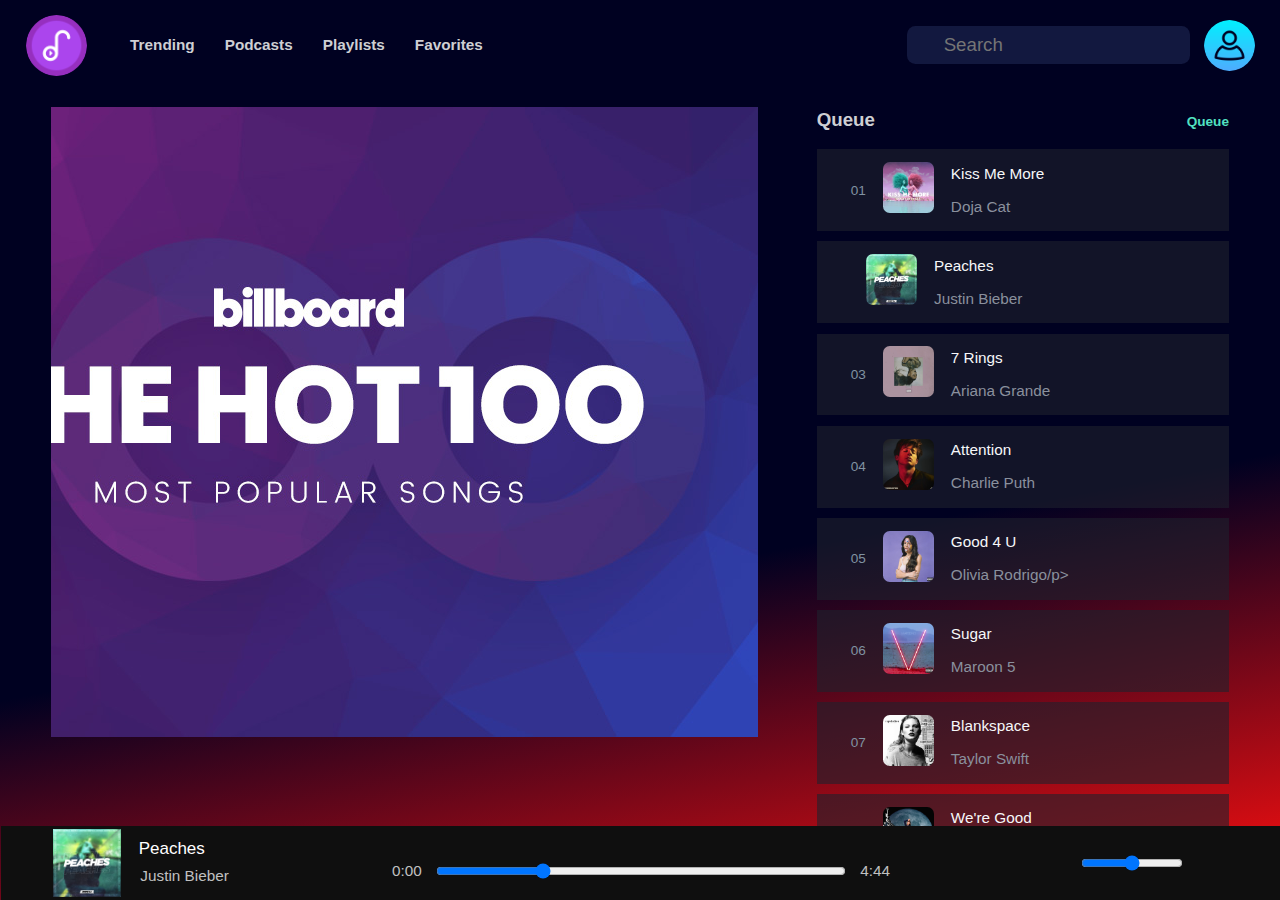
<file: Music-Player-App/index2.html>
<!DOCTYPE html>
<html>

<head>
    <title>Ninja Studio - Music Player</title>
    <meta content="" name="Ninja Studio's Music Player is a modern, classic and easy to use Web Music Player with interactive UI" />
  
    <meta
      property="og:image"
      content="/logo.png"
    />
    <meta charset="UTF-8">
    <meta name="viewport" content="Width=device-width, initial-scale=1.0">

    <!-- linking the css file -->
    <link rel="stylesheet" href="assets/css/style.css">

    <!-- use the below to use font-awesome icons -->
    <link rel="stylesheet" href="https://use.fontawesome.com/releases/v5.15.3/css/all.css" integrity="sha384-SZXxX4whJ79/gErwcOYf+zWLeJdY/qpuqC4cAa9rOGUstPomtqpuNWT9wdPEn2fk" crossorigin="anonymous">
    <link href="https://cdn.jsdelivr.net/npm/bootstrap@5.3.0/dist/css/bootstrap.min.css" rel="stylesheet" integrity="sha384-9ndCyUaIbzAi2FUVXJi0CjmCapSmO7SnpJef0486qhLnuZ2cdeRhO02iuK6FUUVM" crossorigin="anonymous">
</head>

<body>
    <div class="main-container">
        <header class="header ">
            <div class="logo">
                <img src="logo.png" />
                <p class="fav nav-item-hover">Trending</p>
                <p class="fav nav-item-hover">Podcasts</p>
                <p class="fav nav-item-hover">Playlists</p>
                <p class="fav nav-item-hover">Favorites</p>
            </div>
            <div class="searchbox-container">
                <div class="search-box">
                    <i class="fas fa-search"></i>
                    <input type="search" placeholder="Search" />
                    <i class="fas fa-microphone"></i>
                </div>
              
                <img class="profile-photo" src="assets/images/user.png" />
            </div>
        </header>

        <div class="for-responsiveness">
            <main>
                <!-- Carousal -->
                <div id="carouselExample" class="carousel slide" data-bs-ride="carousel">
                    <div class="carousel-inner">
                      <div class="carousel-item active" data-bs-interval="3000">
                        <img src="assets/carousel/img1.jpg" class="d-block w-100" alt="...">
                      </div>
                      <div class="carousel-item" data-bs-interval="3000">
                        <img src="assets/carousel/img2.jpg" class="d-block w-100" alt="...">
                      </div>
                      <div class="carousel-item" data-bs-interval="3000">
                        <img src="assets/carousel/img3.jpg" class="d-block w-100" alt="...">
                      </div>
                      <div class="carousel-item" data-bs-interval="3000">
                        <img src="assets/carousel/img4.webp" class="d-block w-100" alt="...">
                      </div>
                    </div>
                    <button class="carousel-control-prev" type="button" data-bs-target="#carouselExample" data-bs-slide="prev">
                      <span class="carousel-control-prev-icon" aria-hidden="true"></span>
                      <span class="visually-hidden">Previous</span>
                    </button>
                    <button class="carousel-control-next" type="button" data-bs-target="#carouselExample" data-bs-slide="next">
                      <span class="carousel-control-next-icon" aria-hidden="true"></span>
                      <span class="visually-hidden">Next</span>
                    </button>
                  </div>
 

                <div id="queue-1" class="queue-container">
                    <div class="queue-header">
                        <p>Queue</p>
                        <div class="queue-btn-container">

                            <!-- here label is acting as a button for dropdown effect -->
                            <label for="mycheckbox">Queue <span><i class="fas fa-angle-down"></i></span></label>
                            <input type="checkbox" id="mycheckbox">
                            <div class="queue-btn-dropdown">
                                <a href="">Playlists</a>
                                <hr>
                                <a href="">Favourite Songs</a>
                            </div>
                        </div>
                    </div>

                    <div class="queue-elements-container">
                        <div class="queue-element">
                            <div class="song-image-container">
                                <p class="queue-number">01</p>
                                <div class="image-container">
                                    <img class="queue-song-img" src="assets/queue/kissmemore.jpg" />
                                    <i class="fas play-btn fa-play"></i>
                                </div>
                                <div class="song-and-artist-container">
                                    <p class="queue-song-name">Kiss Me More</p>
                                    <p class="queue-artist-name">Doja Cat</p>
                                </div>
                            </div>

                            <span class="nav-link">
                                <button><i class="far wishlist-icon fa-heart"></i></button>
                            </span>
                        </div>
                        <div class="queue-element">
                            <div class="song-image-container">
                                <i class="fas currently-on-song fa-stream"></i>
                                
                                <!-- <img src="assets/css/Free_Download_Cool_Audio_Reacting_Spectrum_After_Effects_CC.mp4"> -->
                                <div class="image-container">

                                    <img class="queue-song-img" src="assets/queue/peaches.jpg" />
                                
                                    <i class="fas play-btn fa-play"></i>
                                </div>
                                <div class="song-and-artist-container">
                                    <p class="queue-song-name">Peaches</p>
                                    <p class="queue-artist-name">Justin Bieber</p>
                                </div>
                            </div>

                            <span class="nav-link">
                                <button><i class="far wishlist-icon fa-heart"></i></button>
                            </span>
                        </div>
                        <div class="queue-element">
                            <div class="song-image-container">
                                <p class="queue-number">03</p>
                                <div class="image-container">
                                    <img class="queue-song-img" src="assets/queue/7rings.jpg" />
                                    <i class="fas play-btn fa-play"></i>
                                </div>
                                <div class="song-and-artist-container">
                                    <p class="queue-song-name">7 Rings</p>
                                    <p class="queue-artist-name">Ariana Grande</p>
                                </div>
                            </div>

                            <span class="nav-link">
                                <button><i class="far wishlist-icon fa-heart"></i></button>
                            </span>
                        </div>
                        <div class="queue-element">
                            <div class="song-image-container">
                                <p class="queue-number">04</p>
                                <div class="image-container">
                                    <img class="queue-song-img" src="assets/queue/attention.jpg" />
                                    <i class="fas play-btn fa-play"></i>
                                </div>
                                <div class="song-and-artist-container">
                                    <p class="queue-song-name">Attention</p>
                                    <p class="queue-artist-name">Charlie Puth</p>
                                </div>
                            </div>

                            <span class="nav-link">
                                <button><i class="far wishlist-icon fa-heart"></i></button>
                            </span>
                        </div>
                        <div class="queue-element">
                            <div class="song-image-container">
                                <p class="queue-number">05</p>
                                <div class="image-container">
                                    <img class="queue-song-img" src="assets/queue/good4u.jpg" />
                                    <i class="fas play-btn fa-play"></i>
                                </div>
                                <div class="song-and-artist-container">
                                    <p class="queue-song-name">Good 4 U</p>
                                    <p class="queue-artist-name">Olivia Rodrigo/p>
                                </div>
                            </div>

                            <span class="nav-link">
                                <button><i class="far wishlist-icon fa-heart"></i></button>
                            </span>
                        </div>
                        <div class="queue-element">
                            <div class="song-image-container">
                                <p class="queue-number">06</p>
                                <div class="image-container">
                                    <img class="queue-song-img" src="assets/queue/sugar.jpg" />
                                    <i class="fas play-btn fa-play"></i>
                                </div>
                                <div class="song-and-artist-container">
                                    <p class="queue-song-name">Sugar</p>
                                    <p class="queue-artist-name">Maroon 5</p>
                                </div>
                            </div>

                            <span class="nav-link">
                                <button><i class="far wishlist-icon fa-heart"></i></button>
                            </span>
                        </div>
                        <div class="queue-element">
                            <div class="song-image-container">
                                <p class="queue-number">07</p>
                                <div class="image-container">
                                    <img class="queue-song-img" src="assets/queue/taylorswift.jpg" />
                                    <i class="fas play-btn fa-play"></i>
                                </div>
                                <div class="song-and-artist-container">
                                    <p class="queue-song-name">Blankspace</p>
                                    <p class="queue-artist-name">Taylor Swift</p>
                                </div>
                            </div>

                            <span class="nav-link">
                                <button><i class="far wishlist-icon fa-heart"></i></button>
                            </span>
                        </div>
                        <div class="queue-element">
                            <div class="song-image-container">
                                <p class="queue-number">08</p>
                                <div class="image-container">
                                    <img class="queue-song-img" src="assets/queue/we'regood.jpg" />
                                    <i class="fas play-btn fa-play"></i>
                                </div>
                                <div class="song-and-artist-container">
                                    <p class="queue-song-name">We're Good</p>
                                    <p class="queue-artist-name">Dua Lipa</p>
                                </div>
                            </div>

                            <span class="nav-link">
                                <button><i class="far wishlist-icon fa-heart"></i></button>
                            </span>
                        </div>
                        <div class="queue-element">
                            <div class="song-image-container">
                                <p class="queue-number">09</p>
                                <div class="image-container">
                                    <img class="queue-song-img" src="assets/queue/shapeofyou.jpg" />
                                    <i class="fas play-btn fa-play"></i>
                                </div>
                                <div class="song-and-artist-container">
                                    <p class="queue-song-name">Shape Of You</p>
                                    <p class="queue-artist-name">Ed Sheeran</p>
                                </div>
                            </div>

                            <span class="nav-link">
                                <button><i class="far wishlist-icon fa-heart"></i></button>
                            </span>
                        </div>
                        <div class="queue-element">
                            <div class="song-image-container">
                                <p class="queue-number">10</p>
                                <div class="image-container">
                                    <img class="queue-song-img" src="assets/queue/cheapthrills.jpg" />
                                    <i class="fas play-btn fa-play"></i>
                                </div>
                                <div class="song-and-artist-container">
                                    <p class="queue-song-name">Cheap Thrills</p>
                                    <p class="queue-artist-name">Sia</p>
                                </div>
                            </div>

                            <span class="nav-link">
                                <button><i class="far wishlist-icon fa-heart"></i></button>
                            </span>
                        </div>
                        <div class="queue-element">
                            <div class="song-image-container">
                                <p class="queue-number">11</p>
                                <div class="image-container">
                                    <img class="queue-song-img" src="assets/queue/roar.jpg" />
                                    <i class="fas play-btn fa-play"></i>
                                </div>
                                <div class="song-and-artist-container">
                                    <p class="queue-song-name">Roar</p>
                                    <p class="queue-artist-name">Katy Perry</p>
                                </div>
                            </div>

                            <span class="nav-link">
                                <button><i class="far wishlist-icon fa-heart"></i></button>
                            </span>
                        </div>
                        <div class="queue-element">
                            <div class="song-image-container">
                                <p class="queue-number">12</p>
                                <div class="image-container">
                                    <img class="queue-song-img" src="assets/queue/starboy.jpg" />
                                    <i class="fas play-btn fa-play"></i>
                                </div>
                                <div class="song-and-artist-container">
                                    <p class="queue-song-name">Starboy</p>
                                    <p class="queue-artist-name">The Weeknd</p>
                                </div>
                            </div>

                            <span class="nav-link">
                                <button><i class="far wishlist-icon fa-heart"></i></button>
                            </span>
                        </div>
                    </div>
                </div>

                <div class="latest-release-container">
                    <div class="latest-release-header">
                        <p>Latest Release</p>
                    </div>
                    <div class="latest-release-cards-container">
                        <div class="latest-release-card">
                            <div class="song-name-and-img-container">
                                <iframe style="border-radius:12px" src="https://open.spotify.com/embed/track/7Myx7fMLEdkBrkMGK0zhZp?utm_source=generator" width="100%" height="152" frameBorder="0" allowfullscreen="" allow="autoplay; clipboard-write; encrypted-media; fullscreen; picture-in-picture" loading="lazy"></iframe>
                            </div>

                        </div>
                        <div class="latest-release-card">
                            <div class="song-name-and-img-container">
                                <iframe style="border-radius:12px" src="https://open.spotify.com/embed/track/1Y5treJOPB7WnAMZnsA5u8?utm_source=generator" width="100%" height="152" frameBorder="0" allowfullscreen="" allow="autoplay; clipboard-write; encrypted-media; fullscreen; picture-in-picture" loading="lazy"></iframe>
                            </div>

                        </div>
                        <div class="latest-release-card">
                            <div class="song-name-and-img-container">
                                <iframe style="border-radius:12px" src="https://open.spotify.com/embed/track/1ZiReD9pPTttQWwSoYqdyH?utm_source=generator" width="100%" height="152" frameBorder="0" allowfullscreen="" allow="autoplay; clipboard-write; encrypted-media; fullscreen; picture-in-picture" loading="lazy"></iframe>
                            </div>

                        </div>
                        <div class="latest-release-card">
                            <div class="song-name-and-img-container">
                                <iframe style="border-radius:12px" src="https://open.spotify.com/embed/track/3F2BSn4ayglzMwquBRHZq6?utm_source=generator" width="100%" height="152" frameBorder="0" allowfullscreen="" allow="autoplay; clipboard-write; encrypted-media; fullscreen; picture-in-picture" loading="lazy"></iframe>
                            </div>

                        </div>
                </div>

                <div class="popular-artists-container">
                    <div class="popular-artists-header">
                        <p>Popular Artists</p>
                    </div>
                    <div class="popular-artists-img-container">
                        <div class="popular-artists-1-container">
                            <div class="popular-artists-img1-container">
                                <div class="popular-artists">
                                    <a href="index2.html"><i class="fas popular-artists-play-btn fa-play"></i></a>
                                </div>
                            </div>

                            <p>Ed Sheeran</p>
                        </div>
                        <div class="popular-artists-1-container">
                            <div class="popular-artists-img1-container">
                                <div class="popular-artists popular-artists-2">
                                    <a href="index2.html"><i class="fas popular-artists-play-btn fa-play"></i></a>
                                </div>
                            </div>

                            <p>Sachin-Jigar</p>
                        </div>
                        <div class="popular-artists-1-container">
                            <div class="popular-artists-img1-container">
                                <div class="popular-artists popular-artists-3">
                                    <a href="index2.html"><i class="fas popular-artists-play-btn fa-play"></i></a>
                                </div>
                            </div>

                            <p>Jigar</p>
                        </div>
                        <div class="popular-artists-1-container">
                            <div class="popular-artists-img1-container">
                                <div class="popular-artists popular-artists-4">
                                    <a href="index2.html"><i class="fas popular-artists-play-btn fa-play"></i></a>
                                </div>
                            </div>

                            <p>Mellow D</p>
                        </div>
                        <div class="popular-artists-1-container">
                            <div class="popular-artists-img1-container">
                                <div class="popular-artists popular-artists-5">
                                    <a href="index2.html"><i class="fas popular-artists-play-btn fa-play"></i></a>
                                </div>
                            </div>

                            <p>Imagine Dragon</p>
                        </div>
                        <div class="popular-artists-1-container">
                            <div class="popular-artists-img1-container">
                                <div class="popular-artists popular-artists-6">
                                    <a href="index2.html"><i class="fas popular-artists-play-btn fa-play"></i></a>
                                </div>
                            </div>

                            <p>Jubin Nautiyal</p>
                        </div>
                    </div>
                </div>

                <!-- Stations -->
                <div class="stations-container">
                    <div class="stations-logo-container">
                        <div class="stations-logo-img-container">

                        </div>
                    </div>

                    <div class="stations-img-container">
                        <div class="stations-img">
                            <div class="img-1">

                            </div>
                            
                        </div>
                        <p class="stations-para">Love</p>
                    </div>

                    <div class="stations-img-container">
                        <div class="stations-img">
                            <div class="img-1 img-2">

                            </div>
                            
                        </div>
                        <p class="stations-para">Retro</p>
                    </div>

                    <div class="stations-img-container">
                        <div class="stations-img">
                            <div class="img-1 img-3">

                            </div>
                        </div>
                        <p class="stations-para">Chill</p>
                    </div>

                    <div class="stations-img-container">
                        <div class="stations-img">
                            <div class="img-1 img-4">

                            </div>
                        </div>
                        <p class="stations-para">Workout</p>
                    </div>

                    <div class="stations-img-container">
                        <div class="stations-img">
                            <div class="img-1 img-5">

                            </div>
                        </div>
                        <p class="stations-para">Rock</p>
                    </div>

                    <div class="stations-img-container">
                        <div class="stations-img">

                            <div class="img-1 img-6">

                            </div>

                        </div>
                        <p class="stations-para">Pop</p>
                    </div>
                </div>

                <div class="genre-container">
                    <div class="genre-img-container">
                        <p>Party</p>
                    </div>

                    <div class="genre-img-container genre-img-2">
                        <p>Electronic</p>
                    </div>

                    <div class="genre-img-container genre-img-3">
                        <p>Road Trip</p>
                    </div>
                </div>

                <div class="latest-english-container">
                    <div class="latest-english-header">
                        <p>Latest English</p>
                    </div>

                    <div class="latest-english-content">
                        <div class="latest-english-card-container">
                            <img src="songs/queue-04.jpg" />
                            <p>Onism</p>
                            <p>AUG 11, 2017</p>
                        </div>
                        <div class="latest-english-card-container">
                            <img src="songs/queue-05.jpg" />
                            <p>Onism</p>
                            <p>AUG 11, 2017</p>
                        </div>
                        <div class="latest-english-card-container">
                            <img src="songs/queue-02.jpg" />
                            <p>Onism</p>
                            <p>AUG 11, 2017</p>
                        </div>
                        <div class="latest-english-card-container">
                            <img src="songs/queue-03.png" />
                            <p>Onism</p>
                            <p>AUG 11, 2017</p>
                        </div>
                        <div class="latest-english-card-container">
                            <img src="songs/queue-04.jpg" />
                            <p>Onism</p>
                            <p>AUG 11, 2017</p>
                        </div>
                        <div class="latest-english-card-container">
                            <img src="songs/queue-03.png" />
                            <p>Onism</p>
                            <p>AUG 11, 2017</p>
                        </div>
                    </div>
                </div>
            </main>

            <div id="queue-2" class="queue-container">
                <div class="queue-header">
                    <p>Queue</p>
                    <div class="queue-btn-container">

                        <!-- here label is acting as a button for dropdown effect -->
                        <label for="mycheckbox">Queue <span><i class="fas fa-angle-down"></i></span></label>
                        <input type="checkbox" id="mycheckbox">
                        <div class="queue-btn-dropdown">
                            <a href="">Playlists</a>
                            <hr>
                            <a href="">Favourite Songs</a>
                        </div>
                    </div>
                </div>

                <div class="queue-elements-container">
                    <div class="queue-element">
                        <div class="song-image-container">
                            <p class="queue-number">01</p>
                            <div class="image-container">
                                <img class="queue-song-img" src="assets/queue/kissmemore.jpg" />
                                <i class="fas play-btn fa-play"></i>
                            </div>
                            <div class="song-and-artist-container">
                                <p class="queue-song-name">Kiss Me More</p>
                                <p class="queue-artist-name">Doja Cat</p>
                            </div>
                        </div>
                        <span class="nav-link">
                            <button><button><i class="far wishlist-icon fa-heart"></i></button></button>                        
                        </span>
                    </div>
                    <div class="queue-element">
                        <div class="song-image-container">
                            <i class="fas currently-on-song fa-stream"></i>
                            <div class="image-container">
                                
                                <img class="queue-song-img" src="assets/queue/peaches.jpg" />
                                <i class="fas play-btn fa-play"></i>
                            </div>
                            <div class="song-and-artist-container">
                                <p class="queue-song-name">Peaches</p>
                                <p class="queue-artist-name">Justin Bieber</p>
                            </div>
                        </div>
                        <span class="nav-link">
                            <button><i class="far wishlist-icon fa-heart"></i></button>
                        </span>
                    </div>
                    <div class="queue-element">
                        <div class="song-image-container">
                            <p class="queue-number">03</p>
                            <div class="image-container">
                                <img class="queue-song-img" src="assets/queue/7rings.jpg" />
                                <i class="fas play-btn fa-play"></i>
                            </div>
                            <div class="song-and-artist-container">
                                <p class="queue-song-name">7 Rings</p>
                                <p class="queue-artist-name">Ariana Grande</p>
                            </div>
                        </div>
                        <span class="nav-link">
                            <button><i class="far wishlist-icon fa-heart"></i></button>
                        </span>
                    </div>
                    <div class="queue-element">
                        <div class="song-image-container">
                            <p class="queue-number">04</p>
                            <div class="image-container">
                                <img class="queue-song-img" src="assets/queue/attention.jpg" />
                                <i class="fas play-btn fa-play"></i>
                            </div>
                            <div class="song-and-artist-container">
                                <p class="queue-song-name">Attention</p>
                                <p class="queue-artist-name">Charlie Puth</p>
                            </div>
                        </div>
                        <span class="nav-link">
                            <button><i class="far wishlist-icon fa-heart"></i></button>
                        </span>

                    </div>
                    <div class="queue-element">
                        <div class="song-image-container">
                            <p class="queue-number">05</p>
                            <div class="image-container">
                                <img class="queue-song-img" src="assets/queue/good4u.jpg" />
                                <i class="fas play-btn fa-play"></i>
                            </div>
                            <div class="song-and-artist-container">
                                <p class="queue-song-name">Good 4 U</p>
                                <p class="queue-artist-name">Olivia Rodrigo/p>
                            </div>
                        </div>
                        <span class="nav-link">
                            <button><i class="far wishlist-icon fa-heart"></i></button>
                        </span>
                    </div>
                    <div class="queue-element">
                        <div class="song-image-container">
                            <p class="queue-number">06</p>
                            <div class="image-container">
                                <img class="queue-song-img" src="assets/queue/sugar.jpg" />
                                <i class="fas play-btn fa-play"></i>
                            </div>
                            <div class="song-and-artist-container">
                                <p class="queue-song-name">Sugar</p>
                                <p class="queue-artist-name">Maroon 5</p>
                            </div>
                        </div>
                        <span class="nav-link">
                            <button><i class="far wishlist-icon fa-heart"></i></button>
                        </span>
                    </div>
                    <div class="queue-element">
                        <div class="song-image-container">
                            <p class="queue-number">07</p>
                            <div class="image-container">
                                <img class="queue-song-img" src="assets/queue/taylorswift.jpg" />
                                <i class="fas play-btn fa-play"></i>
                            </div>
                            <div class="song-and-artist-container">
                                <p class="queue-song-name">Blankspace</p>
                                <p class="queue-artist-name">Taylor Swift</p>
                            </div>
                        </div>
                        <span class="nav-link">
                            <button><i class="far wishlist-icon fa-heart"></i></button>
                        </span>
                    </div>
                    <div class="queue-element">
                        <div class="song-image-container">
                            <p class="queue-number">08</p>
                            <div class="image-container">
                                <img class="queue-song-img" src="assets/queue/we'regood.jpg" />
                                <i class="fas play-btn fa-play"></i>
                            </div>
                            <div class="song-and-artist-container">
                                <p class="queue-song-name">We're Good</p>
                                <p class="queue-artist-name">Dua Lipa</p>
                            </div>
                        </div>
                        <span class="nav-link">
                            <button><i class="far wishlist-icon fa-heart"></i></button>
                        </span>
                    </div>
                    <div class="queue-element">
                        <div class="song-image-container">
                            <p class="queue-number">09</p>
                            <div class="image-container">
                                <img class="queue-song-img" src="assets/queue/shapeofyou.jpg" />
                                <i class="fas play-btn fa-play"></i>
                            </div>
                            <div class="song-and-artist-container">
                                <p class="queue-song-name">Shape Of You</p>
                                <p class="queue-artist-name">Ed Sheeran</p>
                            </div>
                        </div>
                        <span class="nav-link">
                            <button><i class="far wishlist-icon fa-heart"></i></button>
                        </span>
                    </div>
                    <div class="queue-element">
                        <div class="song-image-container">
                            <p class="queue-number">10</p>
                            <div class="image-container">
                                <img class="queue-song-img" src="assets/queue/cheapthrills.jpg" />
                                <i class="fas play-btn fa-play"></i>
                            </div>
                            <div class="song-and-artist-container">
                                <p class="queue-song-name">Cheap Thrills</p>
                                <p class="queue-artist-name">Sia</p>
                            </div>
                        </div>
                        <span class="nav-link">
                            <button><i class="far wishlist-icon fa-heart"></i></button>
                        </span>
                    </div>
                    <div class="queue-element">
                        <div class="song-image-container">
                            <p class="queue-number">11</p>
                            <div class="image-container">
                                <img class="queue-song-img" src="assets/queue/roar.jpg" />
                                <i class="fas play-btn fa-play"></i>
                            </div>
                            <div class="song-and-artist-container">
                                <p class="queue-song-name">Roar</p>
                                <p class="queue-artist-name">Katy Perry</p>
                            </div>
                        </div>
                        <span class="nav-link">
                            <button><i class="far wishlist-icon fa-heart"></i></button>
                        </span>
                    </div>
                    <div class="queue-element">
                        <div class="song-image-container">
                            <p class="queue-number">12</p>
                            <div class="image-container">
                                <img class="queue-song-img" src="assets/queue/starboy.jpg" />
                                <i class="fas play-btn fa-play"></i>
                            </div>
                            <div class="song-and-artist-container">
                                <p class="queue-song-name">Starboy</p>
                                <p class="queue-artist-name">The Weeknd</p>
                            </div>
                        </div>
                        <span class="nav-link">
                            <button><i class="far wishlist-icon fa-heart"></i></button>
                        </span>
                    </div>
                </div>
            </div>
        <footer>
            <!-- Song Thumnail, Title, Singer -->
            <div id="footer-song-info">
                <div id="footer-song-image"></div>
                <div id="footer-song-name">
                    <span style="color:white">Peaches</span>
                    <span class="subtitle">Justin Bieber</span>
                </div>
                <div>
                    <span class="nav-link">
	                    <i class="far fa-heart subtitle"></i>
	                </span>
                    <span class="nav-link">
	                    <i class="fas fa-ban subtitle"></i>
	                </span>
                </div>
            </div>
            <!-- Player -->
            <div id="player">
                <div id="player-control">
                    <div><i class="fas fa-random" style="color:white;"></i></div>
                    <div><i class="fas fa-step-backward" style="color:white;"></i></div>
                    <div><i class="far fa-pause-circle" style="font-size: 2rem; color:white;"></i></div>
                    <div><i class="fas fa-step-forward" style="color:white;"></i></div>
                    <div><i class="fas fa-redo" style="color:white;"></i></div>
                </div>

                <div id="player-slider-container">
                    <div class="subtitle">
                        0:00
                    </div>

                    <input type="range" min="0" max="100" value="25">

                    <div class="subtitle">
                        4:44
                    </div>
                </div>
            </div>

            <!-- Volume buttom, Expand button -->
            <div class="player-extras">
                <div>
                    <i class="fas fa-list-ul" style="color:white;"></i>
                </div>
                <div>
                    <i class="fas fa-laptop" style="color:white;"></i>
                </div>

                <div class="volume-container" style="color:white;">
                    <span><i class="fas fa-volume-up"></i></span>
                    <input type="range" min="0" max="100" value="50" class="slider" id="volume-slider">
                </div>
                <div><i class="fas fa-expand" style="color:white;"></i></div>
            </div>

        </footer>
    </div>
    <script src="https://cdn.jsdelivr.net/npm/bootstrap@5.3.0/dist/js/bootstrap.bundle.min.js" integrity="sha384-geWF76RCwLtnZ8qwWowPQNguL3RmwHVBC9FhGdlKrxdiJJigb/j/68SIy3Te4Bkz" crossorigin="anonymous"></script>
</body>

</html>
</file>
<file: Music-Player-App/assets/css/style.css>
html {
  font-size: 7px;
}

/* set border-box style for all elements of webpage */

* {
  box-sizing: border-box;
  font-family: Arial, Helvetica, sans-serif;
}

body {
  margin: 0;
}

.main-container {
  height: 100vh;
  background-color: #0c1126;
  background: rgb(255, 2, 2);
  background: linear-gradient(
    349deg,
    rgba(255, 2, 2, 0.9509638083749125) 0%,
    rgba(0, 1, 33, 1) 39%
  );
  overflow-y: auto;
}

/* header */

.nav-item-hover:hover {
  transform: scale(1.1);
  color: orange;
}
.header {
  height: 10vh;
  padding: 1.5rem;
  display: flex;
  justify-content: space-between;
  align-items: center;
}

.logo {
  display: flex;
  justify-content: flex-start;
  align-items: center;
  width: 18%;
}
.logo img:hover {
  transform: scale(1.2);
}

.logo img {
  width: auto;
  height: 61px;
  border-radius: 2.5rem;
  margin-right: 0.8rem;
  max-height: 6rem;
  max-width: 18rem;
}

.fav {
  color: #cecfd3;
  font-size: 0.9rem;
  font-weight: 600;
  margin-left: 30px;
}

.searchbox-container {
  display: flex;
  justify-content: flex-end;
  align-items: center;
  width: 55%;
}
.search-box:hover {
  transform: scale(1.05);
}

.search-box {
  padding: 0.5rem;
  padding-left: 0.5rem;
  padding-right: 0.5rem;
  background-color: #12183f;
  border-radius: 0.5rem;
  display: flex;
  align-items: center;
  justify-content: space-between;
}

.search-box input {
  font-size: 1.1rem;
  padding: 0.6rem;
  padding-left: 0.1rem;
  background-color: transparent;
  width: 80%;
  height: 0.7rem;
  border: 0;
  margin-left: 0.3rem;
  margin-right: 0.3rem;
  color: white;
}

.search-box input:focus {
  outline: none;
}

.search-box i {
  color: white;
}

.profile-photo {
  width: 3rem;
  height: 3rem;
  border-radius: 1.5rem;
  margin-left: 0.8rem;
}

.bell {
  color: #e7e7e6;
  margin-right: 50px;
}

/* content */

main {
  display: flex;
  flex-direction: column;
  justify-content: flex-start;
  align-items: center;
  height: 90vh;
  overflow-y: auto;
  padding: 1.5rem;
  padding-top: 1rem;
  padding-bottom: 0rem;
}

.nav-link a {
  padding: 8px 8px 8px 32px;
  text-decoration: none;
  font-size: 13px;
  color: #fff;
  display: block;
  transition: 0.3s;
}
.nav-link .active {
  color: #1dd65f;
}
.nav-text {
  padding-left: 18px;
}

.nav-link button {
  background: none;
  border: 0px;
  padding: 0px;
  font-size: 17px;
  line-height: 1;
  outline: none;
}

.nav-link button:hover {
  cursor: pointer;
}

.nav-link button:focus i {
  color: #1dd65f;
  -webkit-animation: nextarrow 1s infinite;
  -moz-animation: nextarrow 1s infinite;
  -o-animation: nextarrow 1s infinite;
  animation: nextarrow 1s infinite;
}

.nav-link:hover a span {
  padding-left: 30px;
  transition: all 0.5s ease;
  color: #1dd65f;
}
.nav-link:hover i {
  color: #1dd65f;
  -webkit-animation: nextarrow 1s infinite;
  -moz-animation: nextarrow 1s infinite;
  -o-animation: nextarrow 1s infinite;
  animation: nextarrow 1s infinite;
}
@keyframes nextarrow {
  0% {
    transform: scale(1, 1);
  }
  50% {
    transform: scale(1.5, 1.5);
  }
  100% {
    transform: scale(1, 1);
  }
}

/* carousel */

.carousel {
  height: auto;
  width: auto;
  justify-content: center;
  align-items: center;
  margin-bottom: 2rem;
  display: flex;
}
.carousel-inner {
  height: 100%;
  width: 100%;
}
.carousel-item {
  height: 100%;
  width: 100%;
}

/* queue */

.queue-container {
  width: 95%;
  margin-bottom: 2rem;
}

#queue-2 {
  display: none;
}

.queue-header {
  color: #cecfd3;
  font-size: 1.1rem;
  font-weight: 700;
  width: 100%;
  display: flex;
  justify-content: space-between;
  align-items: center;
}

/* implementing the dropdown(on queue button click) via checbox */

/* hide the checkbox */

.queue-header input {
  display: none;
}

.queue-header label {
  font-size: 0.8rem;
  color: #51e2c2;
}

.queue-btn-container {
  position: relative;
}

/* set position of dropdown absolute to the label to appear over other elements , set height 0 and overflow hidden add transition effect */

.queue-btn-dropdown {
  position: absolute;
  height: 0;
  overflow: hidden;
  top: 1.5rem;
  left: -4rem;
  background-color: white;
  text-align: center;
  transition: all 0.2s linear;
}

.queue-btn-dropdown a {
  text-decoration: none;
  font-size: 0.8rem;
  color: black;
}

/* on clicking the label dropdown will appear, make height non zero */

#mycheckbox:checked ~ div {
  height: 4.7rem;
  padding: 0.3rem;
}

#mycheckbox2:checked ~ div {
  height: 4.7rem;
  padding: 0.3rem;
}

/* queue elements */
.queue-elements-container > *:hover {
  transform: scale(1.18);
  margin: 10px;
  background-color: rgba(255, 255, 255, 0.5);
  backdrop-filter: blur(10px) saturate(180%);
}
.queue-elements-container {
  width: 100%;
  display: flex;
  flex-direction: column;
  justify-content: flex-start;
  align-items: center;
}

.queue-element {
  margin-bottom: 0.6rem;
  width: 100%;
  background-color: #1e222e98;
  display: flex;
  justify-content: space-between;
  align-items: center;
  padding-left: 2rem;
  padding-right: 2rem;
}

.song-image-container {
  display: flex;
  align-items: center;
  justify-content: flex-start;
}

.queue-number {
  font-size: 0.8rem;
  color: #8092a1;
  margin-right: 1rem;
}

.image-container {
  position: relative;
}

.queue-song-img {
  width: 3rem;
  border-radius: 0.4rem;
  margin-right: 1rem;
}

.queue-song-img ~ i {
  transition: all 0.2s ease-in-out;
}

.queue-song-img ~ i:hover {
  opacity: 0.9;
  height: 1rem;
}

.queue-song-img:hover ~ i {
  opacity: 0.9;
  height: 1rem;
}

.play-btn {
  position: absolute;
  height: 0;
  overflow: hidden;
  color: white;
  top: 1rem;
  left: 1rem;
}

.queue-song-name {
  font-size: 0.9rem;
  color: #f6f7f9;
}

.queue-artist-name {
  font-size: 0.9rem;
  color: #8a909d;
}

.wishlist-icon {
  color: #92a6b3;
}

.currently-on-song {
  color: #21b6d9;
  transform: rotate(-90deg);
  margin-right: 0.9rem;
}

/* latest-release */

.latest-release-container {
  width: 100%;
  margin-bottom: 2rem;
  display: flex;
  flex-direction: column;
  justify-content: flex-start;
}

.latest-release-header {
  width: 100%;
}

.latest-release-header p {
  color: #cecfd3;
  font-size: 1.1rem;
  font-weight: 700;
}

.latest-release-cards-container {
  width: 100%;
  display: flex;
  flex-wrap: wrap;
  justify-content: space-between;
  align-items: center;
  margin-bottom: 0.7rem;
}

.latest-release-card {
  margin: 10px;
  display: flex;
  align-items: flex-start;
  justify-content: space-between;
  width: 47%;
}

/* popular artists */

.popular-artists-container {
  width: 100%;
  margin-bottom: 2rem;
  display: flex;
  flex-direction: column;
  justify-content: flex-start;
}

.popular-artists-header {
  width: 100%;
}

.popular-artists-header p {
  color: #cecfd3;
  font-size: 1.1rem;
  font-weight: 700;
}

.popular-artists-img-container {
  width: 100%;
  display: flex;
  justify-content: space-between;
  align-items: flex-start;
  margin-bottom: 0.7rem;
}

.popular-artists-1-container {
  display: flex;
  flex-direction: column;
  justify-content: flex-start;
  align-items: center;
  text-align: center;
  width: 15%;
}

.popular-artists-1-container p {
  color: white;
  font-size: 0.8rem;
}

.popular-artists-img1-container {
  width: 75%;
  position: relative;
  overflow: hidden;
}

.popular-artists-img1-container:before {
  content: "";
  display: block;
  padding-top: 100%;
}

.popular-artists {
  position: absolute;
  padding-top: 42%;
  top: 0;
  left: 0;
  right: 0;
  bottom: 0;
  background-image: url(../../songs/ed-sheeran.jpg);
  background-position: center;
  background-size: 100% 100%;
  background-size: cover;
  border-radius: 4rem;
  transition: all 0.2s ease-in-out;
}

.popular-artists-2 {
  background-image: url(https://i.scdn.co/image/ab67616100005174a038d7d87f8577bbb9686bd3) !important;
}

.popular-artists-3 {
  background-image: url(https://i.scdn.co/image/ab676161000051743549572f042d795a0149f2cf) !important;
}

.popular-artists-4 {
  background-image: url(https://i.scdn.co/image/ab6761610000517462503760701230d5956ced04) !important;
}

.popular-artists-5 {
  background-image: url(../../songs/imagine-dragon.jpg) !important;
}

.popular-artists-6 {
  background-image: url(https://i.scdn.co/image/ab67616100005174c58e9665446297c3be1a0ae0) !important;
}

.popular-artists > a {
  position: static;
  height: 0;
  display: none;
  overflow: hidden;
  color: white;
}

.popular-artists:hover > a {
  height: 4rem;
  display: inline;
}

.popular-artists:hover {
  opacity: 0.7;
  color: white;
}

/* stations */

.stations-container {
  width: 100%;
  background-color: #101743;
  display: flex;
  align-items: center;
  justify-content: space-around;
  margin-bottom: 4rem;
}

.stations-logo-container {
  width: 18%;
  position: relative;
  overflow: hidden;
}

.stations-logo-container:before {
  content: "";
  display: block;
  padding-top: 100%;
}

.stations-logo-img-container {
  position: absolute;
  width: 100%;
  top: 0;
  left: 0;
  right: 0;
  bottom: 0;
  background-image: url(../images/stations-img.png);
  background-size: 100% 100%;
  background-repeat: no-repeat;
  background-position: center;
  background-size: contain;
}

.stations-img-container {
  width: 12%;
  position: relative;
}

.stations-img {
  width: 100%;
  overflow: hidden;
  position: relative;
}

.stations-img:before {
  content: "";
  display: block;
  padding-top: 100%;
}

.img-1 {
  filter: blur(1.1px);
  position: absolute;
  top: 0;
  left: 0;
  right: 0;
  bottom: 0;
  background-image: url(../images/love.jpg);
  background-position: center;
  background-size: 100% 100%;
  background-size: cover;
  border-radius: 4rem;
}

.img-2 {
  background-image: url(../images/retro.png) !important;
}

.img-3 {
  background-image: url(../images/chill.jpg) !important;
}

.img-4 {
  background-image: url(../images/workout.jpg) !important;
}

.img-5 {
  background-image: url(../images/rock.jpg) !important;
}

.img-6 {
  background-image: url(../images/pop.jpg) !important;
}

.stations-para {
  font-weight: bold;
  text-align: center;
  position: absolute;
  color: white;
  top: 50%;
  margin-top: -5px;
  left: 0;
  right: 0;
  margin-left: auto;
  margin-right: auto;
  font-size: 0.9rem;
}

/* genre */

.genre-container {
  width: 100%;
  margin-bottom: 2rem;
  display: flex;
  align-items: center;
  justify-content: space-between;
}

.genre-img-container {
  width: 32%;
  height: 9rem;
  background-image: url(../images/party.jpg);
  background-repeat: no-repeat;
  background-position: center;
  background-size: 100% 100%;
  position: relative;
  overflow: hidden;
  display: flex;
  flex-direction: column;
  justify-content: center;
  align-items: center;
  transition: all 0.3s ease-in-out;
}

.genre-img-container:hover {
  background-size: 120% 120%;
}

.genre-img-container p {
  color: #fafafb;
  text-align: center;
  font-size: 1.3rem;
  position: absolute;
  left: 0;
  right: 0;
  margin-left: auto;
  margin-right: auto;
}

.genre-img-2 {
  background-image: url("../images/electronic.jpg");
}

.genre-img-3 {
  background-image: url("../images/road-trip.jpg");
}

/* latest-english */

.latest-english-container {
  width: 100%;
  margin-bottom: 2rem;
  display: flex;
  flex-direction: column;
  justify-content: flex-start;
}

.latest-english-header {
  width: 100%;
}

.latest-english-header p {
  color: #cecfd3;
  font-size: 1.1rem;
  font-weight: 700;
}

.latest-english-content {
  width: 100%;
  display: flex;
  justify-content: space-between;
  align-items: flex-start;
  margin-bottom: 0.7rem;
}

.latest-english-card-container {
  width: 14%;
  display: flex;
  flex-direction: column;
  justify-content: flex-start;
  align-items: flex-start;
}

.latest-english-card-container img {
  width: 100%;
}

.latest-english-card-container p {
  color: #fffefe;
  font-size: 0.7rem;
}

/* footer (audio player controls)*/

footer {
  position: fixed;
  bottom: 0px;
  width: 100%;
  background-color: #0f0f0f;
  display: flex;
  flex-direction: row;
  align-items: center;
  justify-content: space-around;
  z-index: 5;
  padding-top: 0.2rem;
  padding-bottom: 0.2rem;
  height: 74px;
  margin-left: -50px;
}

#footer-song-info {
  display: flex;
  flex-direction: row;
  align-items: center;
  height: 100%;
  width: 20%;
}

#footer-song-info > div {
  margin: 1vh;
}

#footer-song-image {
  height: 4rem;
  width: 4rem;
  margin: 1vh;
  background: url("../queue/peaches.jpg") center no-repeat;
  background-size: contain;
}

#footer-song-name {
  height: 6vh;
  display: flex;
  flex-direction: column;
  justify-content: space-around;
}

.subtitle {
  color: #c0c0c0;
  font-size: 0.9rem;
  margin: 0.1rem;
}

/*Player Controls*/

/* Pause, Next, Shuffle &other Icons and Slider Styling*/

#player {
  width: 40%;
  min-width: 200px;
  height: 80%;
  display: flex;
  flex-direction: column;
  justify-content: space-around;
  align-items: center;
}

#player > div {
  display: flex;
  justify-content: space-around;
  align-items: center;
}

#player-control {
  width: 50%;
}

#player-slider-container {
  width: 100%;
}

input[type="range"] {
  width: 80%;
}

/*Player Extras*/

.player-extras {
  display: flex;
  width: 20%;
  min-width: 115px;
  justify-content: space-around;
  align-items: center;
}

.volume-container {
  width: 50%;
  display: flex;
  justify-content: space-around;
  align-items: center;
}

#volume-slider {
  width: 80%;
}

/* hide scrollbar

/* Hide scrollbar for Chrome, Safari and Opera */

main::-webkit-scrollbar {
  display: none;
}

/* Hide scrollbar for IE, Edge and Firefox */

main {
  -ms-overflow-style: none;
  /* IE and Edge */
  scrollbar-width: none;
  /* Firefox */
}

/* Hide scrollbar for Chrome, Safari and Opera */

#queue-2::-webkit-scrollbar {
  display: none;
}

/* Hide scrollbar for IE, Edge and Firefox */

#queue-2 {
  -ms-overflow-style: none;
  /* IE and Edge */
  scrollbar-width: none;
  /* Firefox */
}

/* media query for extra small devices */

@media (min-width: 365px) {
  html {
    font-size: 9px;
  }
}

/* media query for small devices */

@media (min-width: 576px) {
  html {
    font-size: 11px;
  }
}

/* media query for medium devices */

@media (min-width: 768px) {
  html {
    font-size: 13px;
  }
  .current-song-container {
    flex-direction: row;
  }
  .current-song-container img {
    width: 25%;
    margin-right: 1rem;
    max-height: none;
  }
  .current-song-button-container {
    display: flex;
    flex-direction: row;
  }
  .current-song-more-options-container {
    flex-direction: row;
  }
  .for-responsiveness {
    padding-left: 3rem;
    padding-right: 3rem;
    display: flex;
    justify-content: space-between;
  }
  main {
    width: 60%;
  }
  #queue-1 {
    display: none;
  }
  #queue-2 {
    display: block;
    width: 35%;
    height: 90vh;
    overflow-y: auto;
    margin-bottom: 0;
  }
}

/* media query for large devices */

@media (min-width: 992px) {
  html {
    font-size: 15px;
  }
}

/* media query for extra-large devices */

@media (min-width: 1200px) {
  html {
    font-size: 17px;
  }
}
</file>
